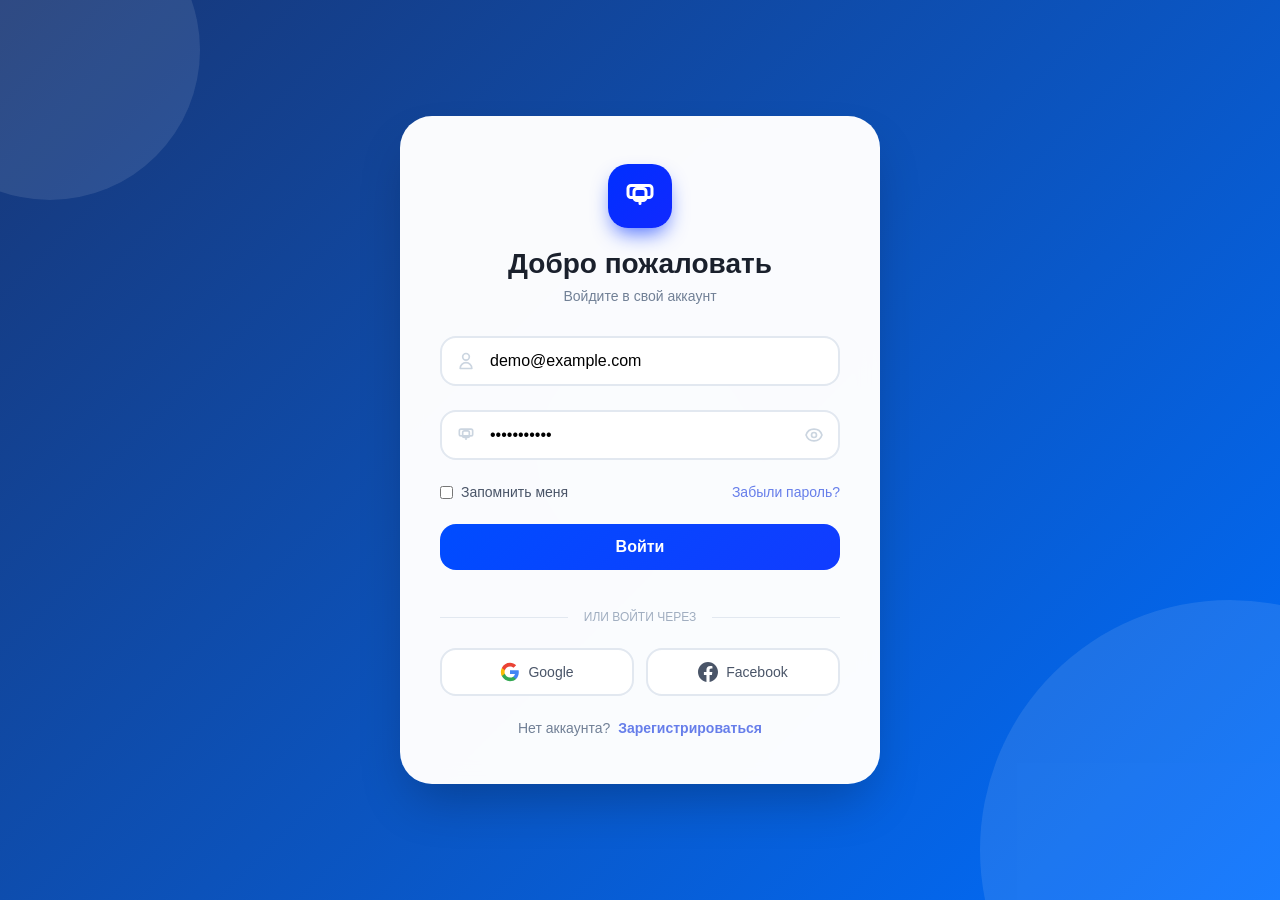
<file: reg.html>
<!DOCTYPE html>
<html lang="ru">
<head>
    <meta charset="UTF-8">
    <meta name="viewport" content="width=device-width, initial-scale=1.0, user-scalable=no">
    <title>Вход в личный кабинет | Клиентский портал</title>
    <link rel="stylesheet" href="https://cdnjs.cloudflare.com/ajax/libs/font-awesome/6.0.0-beta3/css/all.min.css">
    <link rel="stylesheet" href="style2.css">
    </style>
</head>
<body>
    <div class="bg-shapes">
        <div class="shape shape-1"></div>
        <div class="shape shape-2"></div>
        <div class="shape shape-3"></div>
    </div>
 
    <div class="container">
        <div class="auth-card">
            <div class="logo">
                <div class="logo-icon">
                    <svg fill="none" stroke="currentColor" viewBox="0 0 24 24">
                        <path stroke-linecap="round" stroke-linejoin="round" stroke-width="2" d="M12 15v2m-6-4h12a2 2 0 002-2v-4a2 2 0 00-2-2H6a2 2 0 00-2 2v4a2 2 0 002 2zm10-2V9a2 2 0 00-2-2h-4a2 2 0 00-2 2v4a2 2 0 002 2h4a2 2 0 002-2z"/>
                    </svg>
                </div>
                <h1>Добро пожаловать</h1>
                <p class="subtitle">Войдите в свой аккаунт</p>
            </div>
 
            <div id="messageContainer"></div>
 
            <form id="loginForm">
                <div class="form-group">
                    <div class="input-group">
                        <span class="input-icon">
                            <svg fill="none" stroke="currentColor" viewBox="0 0 24 24">
                                <path stroke-linecap="round" stroke-linejoin="round" stroke-width="2" d="M16 7a4 4 0 11-8 0 4 4 0 018 0zM12 14a7 7 0 00-7 7h14a7 7 0 00-7-7z"/>
                            </svg>
                        </span>
                        <input type="email" id="email" name="email" placeholder="Электронная почта" required autocomplete="email">
                    </div>
                </div>
 
                <div class="form-group">
                    <div class="input-group password-wrapper">
                        <span class="input-icon">
                            <svg fill="none" stroke="currentColor" viewBox="0 0 24 24">
                                <path stroke-linecap="round" stroke-linejoin="round" stroke-width="2" d="M12 15v2m-6-4h12a2 2 0 002-2v-4a2 2 0 00-2-2H6a2 2 0 00-2 2v4a2 2 0 002 2zm10-2V9a2 2 0 00-2-2h-4a2 2 0 00-2 2v4a2 2 0 002 2h4a2 2 0 002-2z"/>
                            </svg>
                        </span>
                        <input type="password" id="password" name="password" placeholder="Пароль" required autocomplete="current-password">
                        <button type="button" class="toggle-password" onclick="togglePassword()">
                            <svg fill="none" stroke="currentColor" viewBox="0 0 24 24">
                                <path stroke-linecap="round" stroke-linejoin="round" stroke-width="2" d="M15 12a3 3 0 11-6 0 3 3 0 016 0z"/>
                                <path stroke-linecap="round" stroke-linejoin="round" stroke-width="2" d="M2.458 12C3.732 7.943 7.523 5 12 5c4.478 0 8.268 2.943 9.542 7-1.274 4.057-5.064 7-9.542 7-4.477 0-8.268-2.943-9.542-7z"/>
                            </svg>
                        </button>
                    </div>
                </div>
 
                <div class="form-options">
                    <label class="checkbox">
                        <input type="checkbox" id="rememberMe"> Запомнить меня
                    </label>
                    <a href="#" class="forgot-link" id="forgotPassword">Забыли пароль?</a>
                </div>
 
                <button type="submit" class="btn btn-primary" id="submitBtn">Войти</button>
            </form>
 
            <div class="divider">
                <span>или войти через</span>
            </div>
 
            <div class="social-buttons">
                <button class="social-btn" onclick="socialLogin('google')">
                    <svg viewBox="0 0 24 24" fill="currentColor">
                        <path d="M22.56 12.25c0-.78-.07-1.53-.2-2.25H12v4.26h5.92c-.26 1.37-1.04 2.53-2.21 3.31v2.77h3.57c2.08-1.92 3.28-4.74 3.28-8.09z" fill="#4285F4"/>
                        <path d="M12 23c2.97 0 5.46-.98 7.28-2.66l-3.57-2.77c-.98.66-2.23 1.06-3.71 1.06-2.86 0-5.29-1.93-6.16-4.53H2.18v2.84C3.99 20.53 7.7 23 12 23z" fill="#34A853"/>
                        <path d="M5.84 14.09c-.22-.66-.35-1.36-.35-2.09s.13-1.43.35-2.09V7.07H2.18C1.43 8.55 1 10.22 1 12s.43 3.45 1.18 4.93l2.85-2.22.81-.62z" fill="#FBBC05"/>
                        <path d="M12 5.38c1.62 0 3.06.56 4.21 1.64l3.15-3.15C17.45 2.09 14.97 1 12 1 7.7 1 3.99 3.47 2.18 7.07l3.66 2.84c.87-2.6 3.3-4.53 6.16-4.53z" fill="#EA4335"/>
                    </svg>
                    Google
                </button>
                <button class="social-btn" onclick="socialLogin('facebook')">
                    <svg fill="currentColor" viewBox="0 0 24 24">
                        <path d="M24 12.07C24 5.41 18.63 0 12 0S0 5.41 0 12.07C0 18.1 4.39 23.1 10.13 24v-8.44H7.08v-3.49h3.05V9.41c0-3.02 1.79-4.69 4.53-4.69 1.31 0 2.68.24 2.68.24v2.96h-1.51c-1.49 0-1.95.93-1.95 1.88v2.26h3.32l-.53 3.49h-2.79V24C19.61 23.1 24 18.1 24 12.07z"/>
                    </svg>
                    Facebook
                </button>
            </div>
 
            <div class="register-link">
                Нет аккаунта?
                <a href="#" id="registerLink">Зарегистрироваться</a>
            </div>
        </div>
    </div>
 
    <script>
        // Показать сообщение
        function showMessage(message, type = 'error') {
            const container = document.getElementById('messageContainer');
            const messageDiv = document.createElement('div');
            messageDiv.className = `message ${type} show`;
            
            const icon = type === 'error' 
                ? '<svg fill="none" stroke="currentColor" viewBox="0 0 24 24"><path stroke-linecap="round" stroke-linejoin="round" stroke-width="2" d="M12 8v4m0 4h.01M21 12a9 9 0 11-18 0 9 9 0 0118 0z"/></svg>'
                : '<svg fill="none" stroke="currentColor" viewBox="0 0 24 24"><path stroke-linecap="round" stroke-linejoin="round" stroke-width="2" d="M9 12l2 2 4-4m6 2a9 9 0 11-18 0 9 9 0 0118 0z"/></svg>';
            
            messageDiv.innerHTML = `${icon}<span>${message}</span>`;
            
            // Удалить предыдущие сообщения
            const existingMessages = container.querySelectorAll('.message');
            existingMessages.forEach(msg => msg.remove());
            
            container.appendChild(messageDiv);
            
            // Автоматически скрыть через 5 секунд
            setTimeout(() => {
                messageDiv.classList.remove('show');
                setTimeout(() => messageDiv.remove(), 300);
            }, 5000);
        }
 
        // Переключение видимости пароля
        function togglePassword() {
            const passwordInput = document.getElementById('password');
            const toggleBtn = document.querySelector('.toggle-password svg');
            
            if (passwordInput.type === 'password') {
                passwordInput.type = 'text';
                toggleBtn.outerHTML = '<svg fill="none" stroke="currentColor" viewBox="0 0 24 24"><path stroke-linecap="round" stroke-linejoin="round" stroke-width="2" d="M13.875 18.825A10.05 10.05 0 0112 19c-4.478 0-8.268-2.943-9.543-7a9.97 9.97 0 011.563-3.029m5.858.908a3 3 0 114.243 4.243M9.878 9.878l4.242 4.242M9.88 9.88l-3.29-3.29m7.532 7.532l3.29 3.29M3 3l3.59 3.59m0 0A9.953 9.953 0 0112 5c4.478 0 8.268 2.943 9.543 7a10.025 10.025 0 01-4.132 5.411m0 0L21 21"/></svg>';
            } else {
                passwordInput.type = 'password';
                toggleBtn.outerHTML = '<svg fill="none" stroke="currentColor" viewBox="0 0 24 24"><path stroke-linecap="round" stroke-linejoin="round" stroke-width="2" d="M15 12a3 3 0 11-6 0 3 3 0 016 0z"/><path stroke-linecap="round" stroke-linejoin="round" stroke-width="2" d="M2.458 12C3.732 7.943 7.523 5 12 5c4.478 0 8.268 2.943 9.542 7-1.274 4.057-5.064 7-9.542 7-4.477 0-8.268-2.943-9.542-7z"/></svg>';
            }
        }
 
        // Функция входа
        async function handleLogin(event) {
            event.preventDefault();
            
            const email = document.getElementById('email').value;
            const password = document.getElementById('password').value;
            const rememberMe = document.getElementById('rememberMe').checked;
            const submitBtn = document.getElementById('submitBtn');
            
            // Валидация
            if (!email || !password) {
                showMessage('Пожалуйста, заполните все поля', 'error');
                return;
            }
            
            if (!isValidEmail(email)) {
                showMessage('Введите корректный email адрес', 'error');
                return;
            }
            
            // Показать загрузку
            const originalText = submitBtn.innerHTML;
            submitBtn.innerHTML = '<span class="loading"></span> Вход...';
            submitBtn.disabled = true;
            
            // Имитация запроса к серверу
            setTimeout(() => {
                // Здесь должен быть реальный API запрос
                // Для демонстрации используем имитацию успешного входа
                
                // Проверка демо-данных (для тестирования)
                if (email === 'demo@example.com' && password === 'password123') {
                    showMessage('Успешный вход! Перенаправление...', 'success');
                    
                    // Сохраняем данные если выбран "Запомнить меня"
                    if (rememberMe) {
                        localStorage.setItem('userEmail', email);
                        localStorage.setItem('isLoggedIn', 'true');
                    } else {
                        sessionStorage.setItem('userEmail', email);
                        sessionStorage.setItem('isLoggedIn', 'true');
                    }
                    
                    // Перенаправление через 1.5 секунды
                    setTimeout(() => {
                        window.location.href = '/dashboard'; // Замените на реальный URL
                        showMessage('Перенаправление в личный кабинет...', 'success');
                    }, 1500);
                } else {
                    showMessage('Неверный email или пароль. Попробуйте demo@example.com / password123', 'error');
                    submitBtn.innerHTML = originalText;
                    submitBtn.disabled = false;
                }
            }, 1000);
        }
        
        // Валидация email
        function isValidEmail(email) {
            const emailRegex = /^[^\s@]+@([^\s@]+\.)+[^\s@]+$/;
            return emailRegex.test(email);
        }
        
        // Социальный вход
        function socialLogin(provider) {
            showMessage(`Вход через ${provider}...`, 'success');
            // Здесь должна быть интеграция с OAuth
            setTimeout(() => {
                showMessage(`Демо-версия: вход через ${provider} будет доступен в ближайшее время`, 'info');
            }, 1000);
        }
        
        // Восстановление пароля
        document.getElementById('forgotPassword').addEventListener('click', (e) => {
            e.preventDefault();
            showMessage('Инструкции по восстановлению пароля отправлены на вашу почту', 'success');
        });
        
        // Регистрация
        document.getElementById('registerLink').addEventListener('click', (e) => {
            e.preventDefault();
            showMessage('Переход на страницу регистрации...', 'success');
            setTimeout(() => {
                window.location.href = '/register'; // Замените на реальный URL
            }, 1000);
        });
        
        // Добавляем обработчик формы
        document.getElementById('loginForm').addEventListener('submit', handleLogin);
        
        // Автозаполнение демо-данными для удобства тестирования
        document.getElementById('email').value = 'demo@example.com';
        document.getElementById('password').value = 'password123';
        
        // Проверка сохраненной сессии
        window.addEventListener('load', () => {
            const rememberedEmail = localStorage.getItem('userEmail');
            if (rememberedEmail) {
                document.getElementById('email').value = rememberedEmail;
                document.getElementById('rememberMe').checked = true;
            }
        });
        
        // Добавляем обработку Enter
        document.getElementById('password').addEventListener('keypress', (e) => {
            if (e.key === 'Enter') {
                document.getElementById('loginForm').dispatchEvent(new Event('submit'));
            }
        });
    </script>
</body>
</html>
</file>
<file: style2.css>
* {
            margin: 0;
            padding: 0;
            box-sizing: border-box;
        }
 
        body {
            font-family: 'Inter', -apple-system, BlinkMacSystemFont, 'Segoe UI', Roboto, Oxygen, Ubuntu, sans-serif;
            background: linear-gradient(135deg, #183675 0%, #006eff 100%);
            min-height: 100vh;
            display: flex;
            align-items: center;
            justify-content: center;
            padding: 20px;
            position: relative;
        }
 
        /* Декоративные элементы */
        .bg-shapes {
            position: fixed;
            top: 0;
            left: 0;
            width: 100%;
            height: 100%;
            overflow: hidden;
            z-index: 0;
        }
 
        .shape {
            position: absolute;
            background: rgba(255, 255, 255, 0.1);
            border-radius: 50%;
            animation: float 20s infinite ease-in-out;
        }
 
        .shape-1 {
            width: 300px;
            height: 300px;
            top: -100px;
            left: -100px;
            animation-delay: 0s;
        }
 
        .shape-2 {
            width: 500px;
            height: 500px;
            bottom: -200px;
            right: -200px;
            animation-delay: 5s;
        }
 
        .shape-3 {
            width: 200px;
            height: 200px;
            top: 50%;
            left: 50%;
            transform: translate(-50%, -50%);
            animation-delay: 2s;
        }
 
        @keyframes float {
            0%, 100% {
                transform: translateY(0) rotate(0deg);
            }
            50% {
                transform: translateY(-30px) rotate(10deg);
            }
        }
 
        /* Основной контейнер */
        .container {
            position: relative;
            z-index: 1;
            width: 100%;
            max-width: 480px;
        }
 
        /* Карточка авторизации */
        .auth-card {
            background: rgba(255, 255, 255, 0.98);
            border-radius: 32px;
            padding: 48px 40px;
            box-shadow: 0 25px 50px -12px rgba(0, 0, 0, 0.25);
            backdrop-filter: blur(10px);
            transition: transform 0.3s ease;
        }
 
        .auth-card:hover {
            transform: translateY(-5px);
        }
 
        /* Логотип и заголовок */
        .logo {
            text-align: center;
            margin-bottom: 32px;
        }
 
        .logo-icon {
            width: 64px;
            height: 64px;
            background: linear-gradient(135deg, #002fff 0%, #1129ff 100%);
            border-radius: 20px;
            display: flex;
            align-items: center;
            justify-content: center;
            margin: 0 auto 20px;
            box-shadow: 0 10px 20px -5px rgba(17, 60, 255, 0.726);
        }
 
        .logo-icon svg {
            width: 36px;
            height: 36px;
            color: white;
        }
 
        h1 {
            font-size: 28px;
            font-weight: 700;
            color: #1a202c;
            margin-bottom: 8px;
        }
 
        .subtitle {
            color: #718096;
            font-size: 14px;
        }
 
        /* Форма */
        .form-group {
            margin-bottom: 24px;
        }
 
        .input-group {
            position: relative;
            display: flex;
            align-items: center;
        }
 
        .input-icon {
            position: absolute;
            left: 16px;
            display: flex;
            align-items: center;
            pointer-events: none;
        }
 
        .input-icon svg {
            width: 20px;
            height: 20px;
            color: #cbd5e0;
        }
 
        input {
            width: 100%;
            padding: 14px 16px 14px 48px;
            font-size: 16px;
            border: 2px solid #e2e8f0;
            border-radius: 16px;
            transition: all 0.3s ease;
            font-family: inherit;
            background: white;
        }
 
        input:focus {
            outline: none;
            border-color: #4265ff;
            box-shadow: 0 0 0 3px rgba(102, 126, 234, 0.1);
        }
 
        .password-wrapper {
            position: relative;
        }
 
        .toggle-password {
            position: absolute;
            right: 16px;
            top: 50%;
            transform: translateY(-50%);
            background: none;
            border: none;
            cursor: pointer;
            display: flex;
            align-items: center;
            padding: 0;
        }
 
        .toggle-password svg {
            width: 20px;
            height: 20px;
            color: #cbd5e0;
            transition: color 0.3s;
        }
 
        .toggle-password:hover svg {
            color: #667eea;
        }
 
        /* Опции формы */
        .form-options {
            display: flex;
            justify-content: space-between;
            align-items: center;
            margin-bottom: 24px;
            font-size: 14px;
        }
 
        .checkbox {
            display: flex;
            align-items: center;
            gap: 8px;
            cursor: pointer;
            color: #4a5568;
        }
 
        .checkbox input {
            width: auto;
            padding: 0;
            margin: 0;
        }
 
        .forgot-link {
            color: #667eea;
            text-decoration: none;
            font-weight: 500;
            transition: color 0.3s;
        }
 
        .forgot-link:hover {
            color: #0c08f5;
            text-decoration: underline;
        }
 
        /* Кнопки */
        .btn {
            width: 100%;
            padding: 14px;
            font-size: 16px;
            font-weight: 600;
            border: none;
            border-radius: 16px;
            cursor: pointer;
            transition: all 0.3s ease;
            font-family: inherit;
        }
 
        .btn-primary {
            background: linear-gradient(135deg, #004cff 0%, #113cff 100%);
            color: white;
            margin-bottom: 16px;
        }
 
        .btn-primary:hover {
            transform: translateY(-2px);
            box-shadow: 0 10px 20px -5px #006eff66;
        }
 
        .btn-primary:active {
            transform: translateY(0);
        }
 
        .btn-secondary {
            background: white;
            color: #4a5568;
            border: 2px solid #e2e8f0;
        }
 
        .btn-secondary:hover {
            border-color: #667eea;
            background: #f7fafc;
        }
 
        /* Разделитель */
        .divider {
            display: flex;
            align-items: center;
            text-align: center;
            margin: 24px 0;
        }
 
        .divider::before,
        .divider::after {
            content: '';
            flex: 1;
            border-bottom: 1px solid #e2e8f0;
        }
 
        .divider span {
            padding: 0 16px;
            color: #a0aec0;
            font-size: 12px;
            text-transform: uppercase;
        }
 
        /* Социальные кнопки */
        .social-buttons {
            display: flex;
            gap: 12px;
            margin-bottom: 24px;
        }
 
        .social-btn {
            flex: 1;
            display: flex;
            align-items: center;
            justify-content: center;
            gap: 8px;
            padding: 12px;
            background: white;
            border: 2px solid #e2e8f0;
            border-radius: 16px;
            cursor: pointer;
            transition: all 0.3s;
            font-size: 14px;
            font-weight: 500;
            color: #4a5568;
        }
 
        .social-btn:hover {
            border-color: #667eea;
            background: #f7fafc;
            transform: translateY(-2px);
        }
 
        .social-btn svg {
            width: 20px;
            height: 20px;
        }
 
        /* Регистрация */
        .register-link {
            text-align: center;
            font-size: 14px;
            color: #718096;
        }
 
        .register-link a {
            color: #667eea;
            text-decoration: none;
            font-weight: 600;
            margin-left: 4px;
        }
 
        .register-link a:hover {
            text-decoration: underline;
        }
 
        /* Сообщения */
        .message {
            padding: 12px;
            border-radius: 12px;
            margin-bottom: 20px;
            font-size: 14px;
            display: none;
            align-items: center;
            gap: 8px;
        }
 
        .message.show {
            display: flex;
        }
 
        .message.error {
            background: #fed7d7;
            color: #c53030;
            border-left: 4px solid #c53030;
        }
 
        .message.success {
            background: #c6f6d5;
            color: #276749;
            border-left: 4px solid #276749;
        }
 
        .message svg {
            width: 20px;
            height: 20px;
            flex-shrink: 0;
        }
 
        /* Анимация загрузки */
        .loading {
            display: inline-block;
            width: 20px;
            height: 20px;
            border: 2px solid rgba(255, 255, 255, 0.3);
            border-radius: 50%;
            border-top-color: white;
            animation: spin 0.6s linear infinite;
            margin-right: 8px;
        }
 
        @keyframes spin {
            to { transform: rotate(360deg); }
        }
 
        /* Адаптивность */
        @media (max-width: 640px) {
            .auth-card {
                padding: 32px 24px;
            }
 
            h1 {
                font-size: 24px;
            }
 
            .social-buttons {
                flex-direction: column;
            }
        }
</file>
